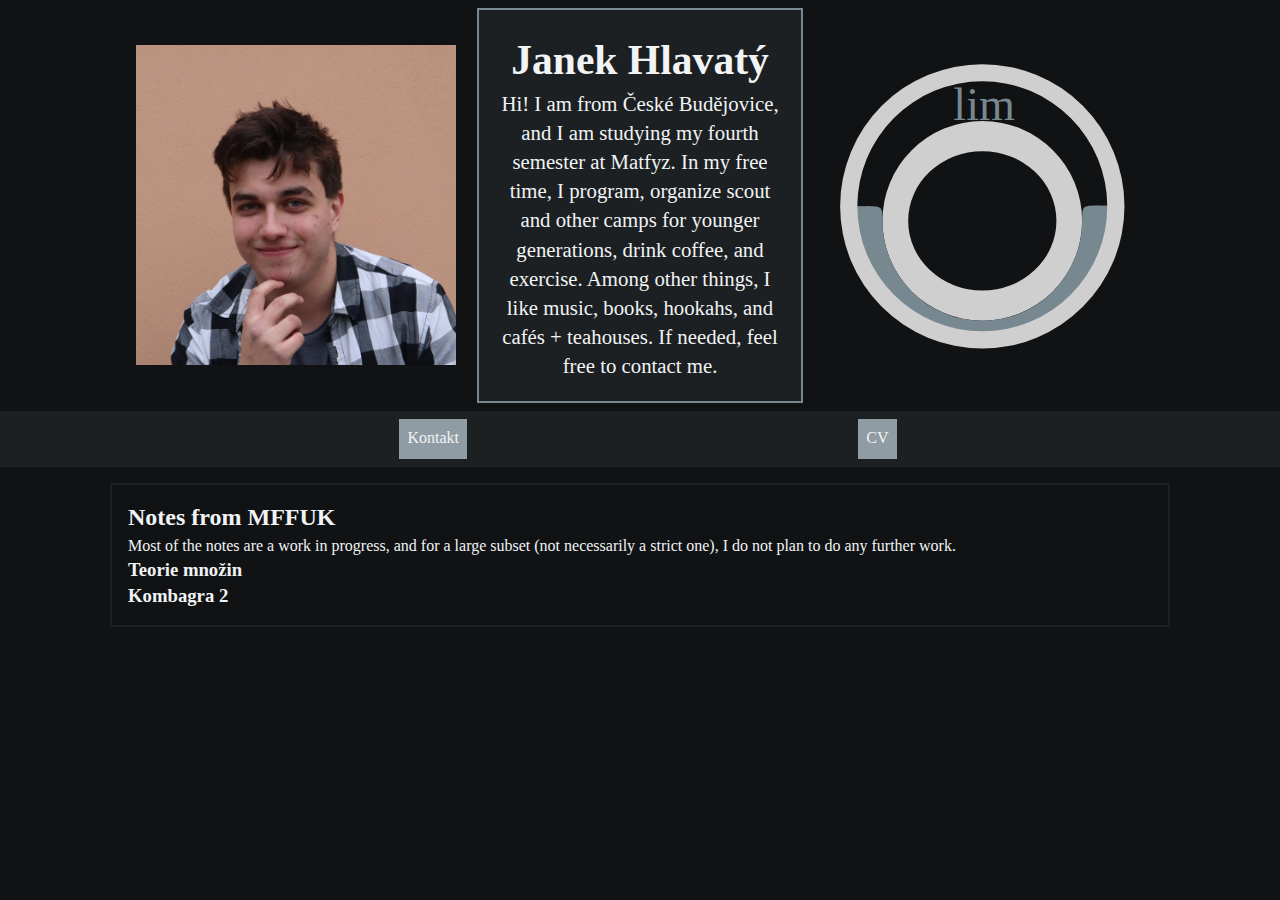
<file: index.html>
<!DOCTYPE html>
<html lang="en">
<head>
    <meta charset="UTF-8">
    <title>Ouolim | Homepage</title>
    <link rel="stylesheet" href="assets/global.css">
    <link rel="stylesheet" href="assets/header.css">
    <link rel="stylesheet" href="assets/navigation.css">
    <link rel="stylesheet" href="assets/content.css">

</head>

<body>
<header>
    <div class="header__container">
        <img src="static/pfp.JPG" alt="Já" class="header__image">
        <div class="header__about">
            <h1> Janek Hlavatý</h1>
            Hi!
            I am from České Budějovice, and I am studying my fourth semester at Matfyz.
            In my free time, I program, organize scout and other camps for younger generations, drink coffee, and exercise.
            Among other things, I like music, books, hookahs, and cafés + teahouses.
            If needed, feel free to contact me.
        </div>
        <img src="static/logo.svg" alt="Já" class="header__image">
    </div>
</header>

<nav>
    <ul class="nav__container">
        <li class="nav_item"><a href="content/contacts.html">Kontakt</a></li>
        <li class="nav_item"><a href="static/cv.pdf"><div id="CV">CV</div></a>
        </li>
    </ul>
</nav>

<article class="body__content">
    <section class="notes">
        <h2>Notes from MFFUK</h2>
        Most of the notes are a work in progress, and for a large subset (not necessarily a strict one), I do not plan to do any further work.    </section>
    <section>
		<h3><a href="content/temno.html">Teorie množin</a></h3>
		<h3><a href="content/kombagra2.html">Kombagra 2</a></h3>
    </section>
</article>


</body>
</html>
</file>
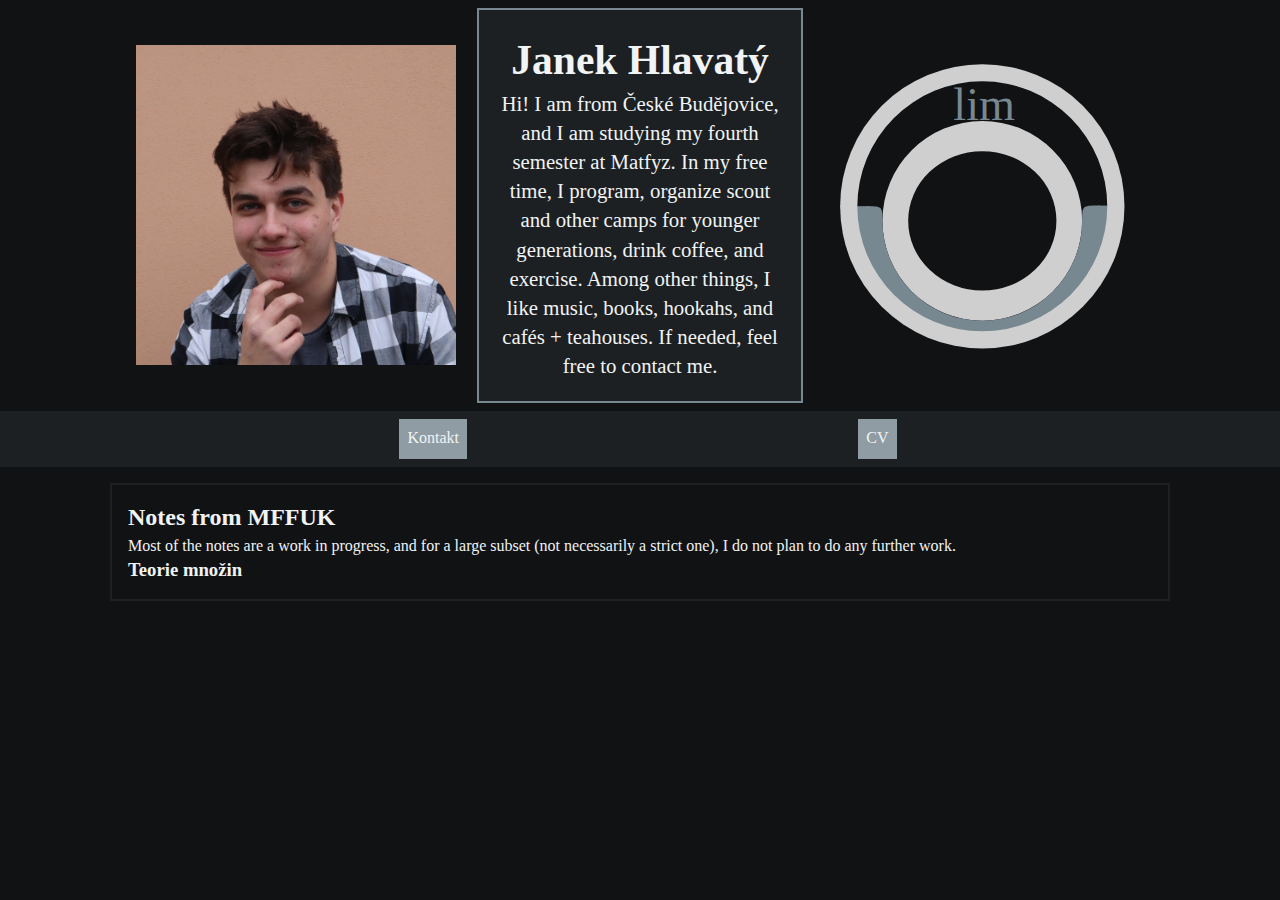
<file: content/index.html>
<!DOCTYPE html>
<html lang="en">
<head>
    <meta charset="UTF-8">
    <title>Ouolim | Homepage</title>
    <link rel="stylesheet" href="../assets/global.css">
    <link rel="stylesheet" href="../assets/header.css">
    <link rel="stylesheet" href="../assets/navigation.css">
    <link rel="stylesheet" href="../assets/content.css">

</head>

<body>
<header>
    <div class="header__container">
        <img src="../static/pfp.JPG" alt="Já" class="header__image">
        <div class="header__about">
            <h1> Janek Hlavatý</h1>
            Hi!
            I am from České Budějovice, and I am studying my fourth semester at Matfyz.
            In my free time, I program, organize scout and other camps for younger generations, drink coffee, and exercise.
            Among other things, I like music, books, hookahs, and cafés + teahouses.
            If needed, feel free to contact me.
        </div>
        <img src="../static/logo.svg" alt="Já" class="header__image">
    </div>
</header>

<nav>
    <ul class="nav__container">
        <li class="nav_item"><a href="contacts.html">Kontakt</a></li>
        <li class="nav_item"><a href="../static/cv.pdf"><div id="CV">CV</div></a>
        </li>
    </ul>
</nav>

<article class="body__content">
    <section class="notes">
        <h2>Notes from MFFUK</h2>
        Most of the notes are a work in progress, and for a large subset (not necessarily a strict one), I do not plan to do any further work.    </section>
    <section>
        <h3>Teorie množin</h3>
    </section>
</article>


</body>
</html>
</file>
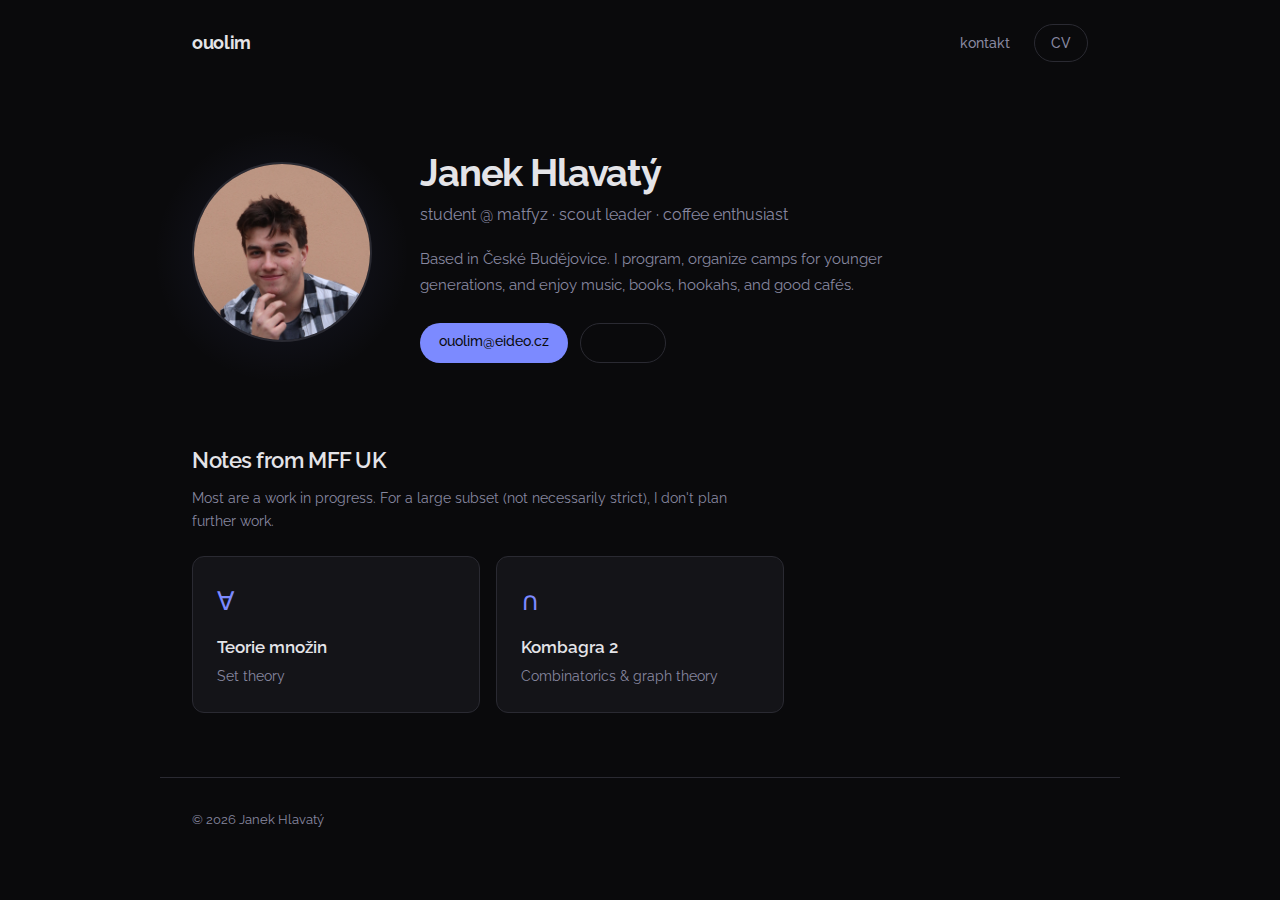
<file: src/index.html>
<!DOCTYPE html>
<html lang="en">
<head>
    <meta charset="UTF-8">
    <meta name="viewport" content="width=device-width, initial-scale=1.0">
    <title>Ouolim</title>
    <link rel="stylesheet" href="/assets/style.css">
</head>

<body>

<nav class="nav">
    <a href="/" class="nav__logo">ouolim</a>
    <div class="nav__links">
        <a href="/pages/contacts.html">kontakt</a>
        <a href="/static/cv.pdf" class="nav__btn">CV</a>
    </div>
</nav>

<main>
    <section class="hero">
        <div class="hero__visual">
            <div class="hero__glow"></div>
            <img src="/static/pfp.JPG" alt="Janek Hlavatý" class="hero__avatar">
        </div>
        <div class="hero__text">
            <h1>Janek Hlavatý</h1>
            <p class="hero__tagline">student @ matfyz · scout leader · coffee enthusiast</p>
            <p class="hero__bio">
                Based in České Budějovice. I program, organize camps for younger generations,
                and enjoy music, books, hookahs, and good cafés.
            </p>
            <div class="hero__links">
                <a href="mailto:ouolim@eideo.cz" class="pill">ouolim@eideo.cz</a>
                <a href="https://github.com/Ouolim" class="pill pill--ghost">GitHub</a>
            </div>
        </div>
    </section>

    <section class="notes">
        <h2 class="section__title">Notes from MFF UK</h2>
        <p class="section__desc">
            Most are a work in progress. For a large subset (not necessarily strict), I don't plan further work.
        </p>
        <div class="card-grid">
            <a href="/notes/temno.html" class="card">
                <span class="card__icon">&forall;</span>
                <h3>Teorie množin</h3>
                <p>Set theory</p>
            </a>
            <a href="/notes/kombagra2.html" class="card">
                <span class="card__icon">&cap;</span>
                <h3>Kombagra 2</h3>
                <p>Combinatorics &amp; graph theory</p>
            </a>
        </div>
    </section>
</main>

<footer>
    <p>&copy; 2026 Janek Hlavatý</p>
</footer>

</body>
</html>
</file>
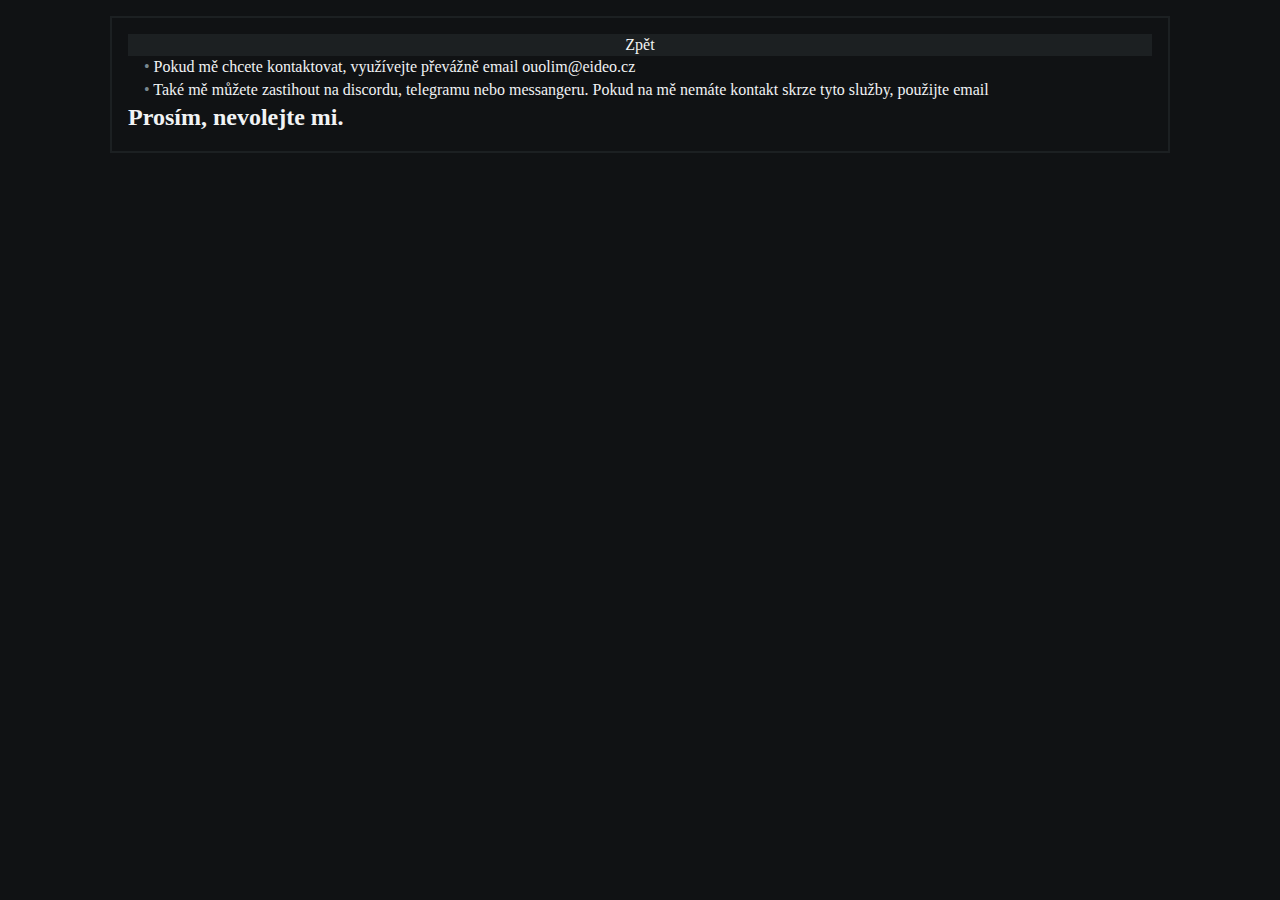
<file: content/contacts.html>
<!DOCTYPE html>
<html lang="en">
<head>
    <meta charset="UTF-8">
    <title>Kontakty</title>
    <link rel="stylesheet" href="../assets/global.css">
    <link rel="stylesheet" href="../assets/header.css">
    <link rel="stylesheet" href="../assets/navigation.css">
    <link rel="stylesheet" href="../assets/content.css">
</head>

<body>
    <div class="body__content">
        <nav class="nav__container">
            <a href="../index.html"> Zpět</a>
        </nav>
        <ul>
            <li>Pokud mě chcete kontaktovat, využívejte převážně email <a href="mailto:ouolim@eideo.cz">ouolim@eideo.cz</a>
            <li>Také mě můžete zastihout na discordu, telegramu nebo messangeru. Pokud na mě nemáte kontakt skrze tyto služby,
            použijte email</li>
        </ul>
        <h2>Prosím, nevolejte mi.</h2>
    </div>
</body>
</html>
</file>
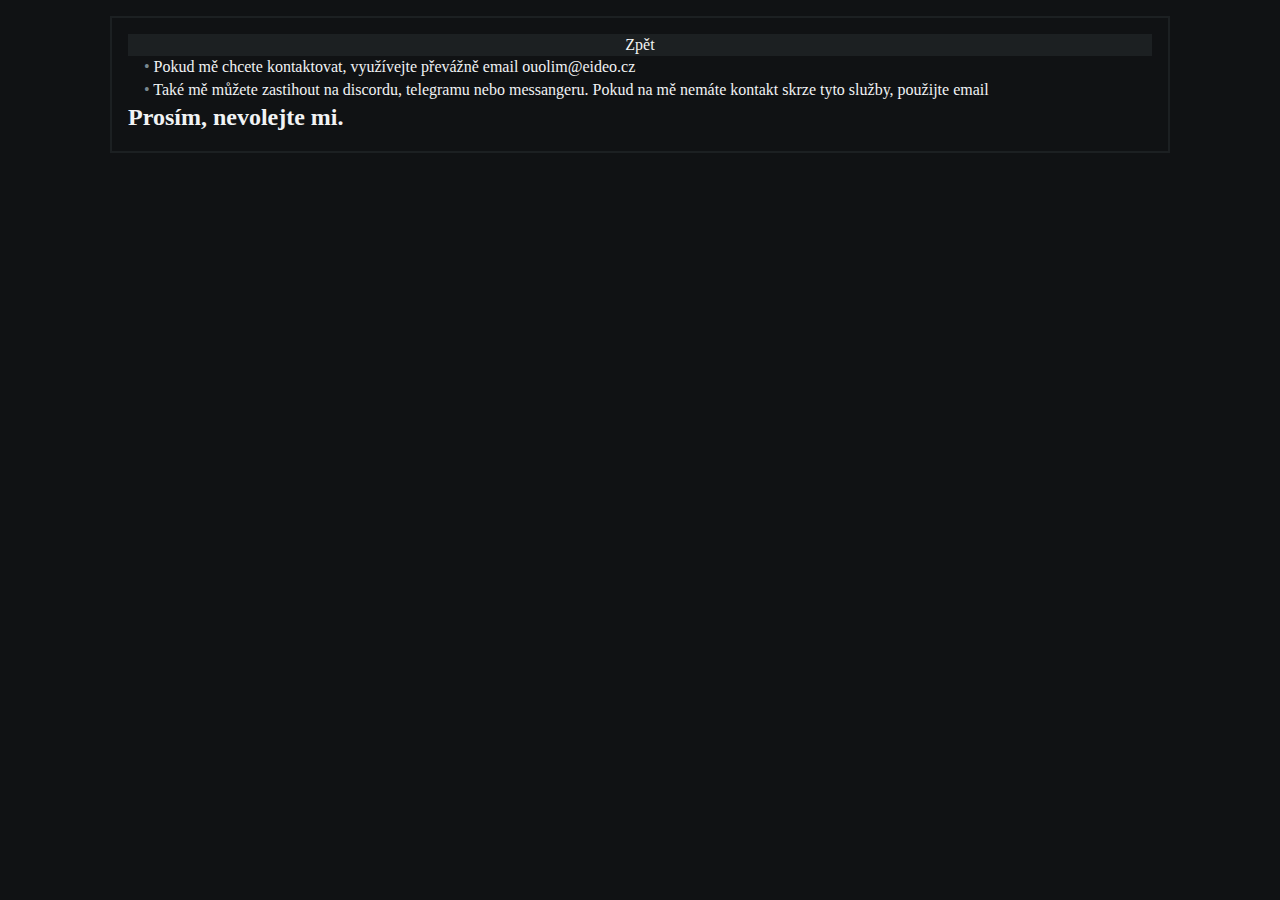
<file: docs/contacts.html>
<!DOCTYPE html>
<html lang="en">
<head>
    <meta charset="UTF-8">
    <title>Kontakty</title>
    <link rel="stylesheet" href="../assets/global.css">
    <link rel="stylesheet" href="../assets/header.css">
    <link rel="stylesheet" href="../assets/navigation.css">
    <link rel="stylesheet" href="../assets/content.css">
</head>

<body>
    <div class="body__content">
        <nav class="nav__container">
            <a href="index.html"> Zpět</a>
        </nav>
        <ul>
            <li>Pokud mě chcete kontaktovat, využívejte převážně email <a href="mailto:ouolim@eideo.cz">ouolim@eideo.cz</a>
            <li>Také mě můžete zastihout na discordu, telegramu nebo messangeru. Pokud na mě nemáte kontakt skrze tyto služby,
            použijte email</li>
        </ul>
        <h2>Prosím, nevolejte mi.</h2>
    </div>
</body>
</html>
</file>
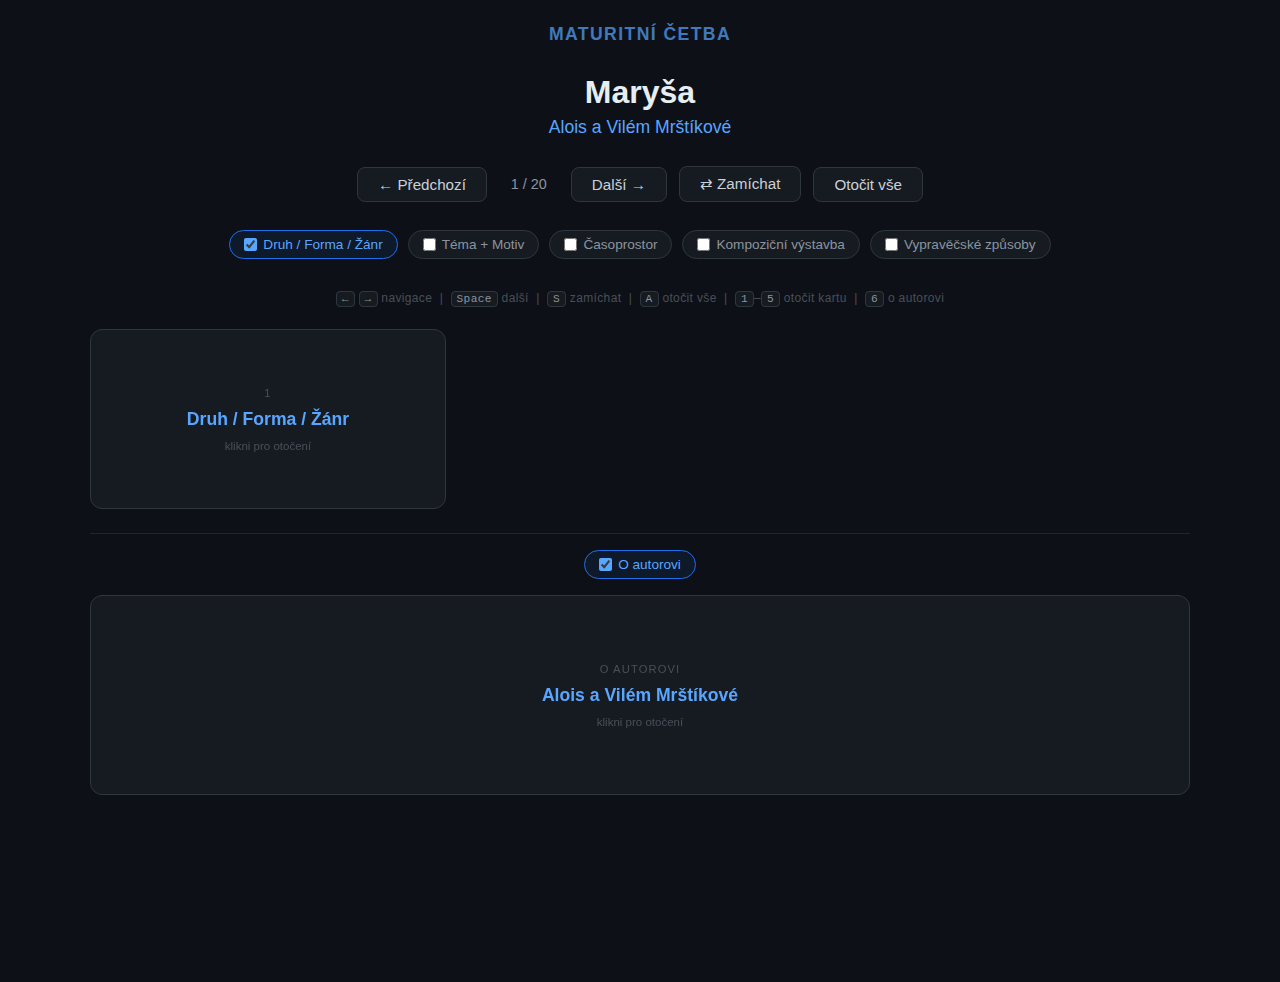
<file: static/natka.html>
<!DOCTYPE html>
<html lang="cs">
<head>
<meta charset="UTF-8">
<meta name="viewport" content="width=device-width, initial-scale=1.0">
<title>Maturitní četba – Procvičování</title>
<style>
  *, *::before, *::after { box-sizing: border-box; margin: 0; padding: 0; }

  body {
    background: #0d1117;
    color: #c9d1d9;
    font-family: -apple-system, BlinkMacSystemFont, 'Segoe UI', sans-serif;
    min-height: 100vh;
    padding: 24px 16px 48px;
  }

  h1 {
    text-align: center;
    font-size: 1.1rem;
    color: #58a6ff;
    letter-spacing: 0.08em;
    text-transform: uppercase;
    margin-bottom: 28px;
    opacity: 0.7;
  }

  /* Book header */
  #book-header {
    text-align: center;
    margin-bottom: 28px;
  }
  #book-title {
    font-size: 2rem;
    font-weight: 700;
    color: #e6edf3;
    line-height: 1.2;
  }
  #book-author {
    font-size: 1.1rem;
    color: #58a6ff;
    margin-top: 6px;
  }

  /* Controls */
  #controls {
    display: flex;
    align-items: center;
    justify-content: center;
    gap: 12px;
    margin-bottom: 28px;
    flex-wrap: wrap;
  }

  button {
    background: #161b22;
    border: 1px solid #30363d;
    color: #c9d1d9;
    border-radius: 8px;
    padding: 8px 20px;
    font-size: 0.95rem;
    cursor: pointer;
    transition: background 0.15s, border-color 0.15s;
  }
  button:hover { background: #1f2730; border-color: #58a6ff; color: #58a6ff; }
  button:active { background: #1f6feb22; }

  #progress {
    font-size: 0.9rem;
    color: #8b949e;
    min-width: 60px;
    text-align: center;
  }

  /* Column selectors */
  #selectors {
    display: flex;
    flex-wrap: wrap;
    gap: 10px;
    justify-content: center;
    margin-bottom: 32px;
  }

  .sel-label {
    display: flex;
    align-items: center;
    gap: 6px;
    background: #161b22;
    border: 1px solid #30363d;
    border-radius: 20px;
    padding: 6px 14px;
    cursor: pointer;
    font-size: 0.85rem;
    color: #8b949e;
    transition: border-color 0.15s, color 0.15s;
    user-select: none;
  }
  .sel-label:hover { border-color: #58a6ff; color: #c9d1d9; }
  .sel-label input { accent-color: #58a6ff; }
  .sel-label.active { border-color: #1f6feb; color: #58a6ff; background: #1f6feb18; }

  /* Keyboard hint */
  #kb-hint {
    text-align: center;
    font-size: 0.75rem;
    color: #484f58;
    margin-bottom: 24px;
    letter-spacing: 0.03em;
  }
  #kb-hint kbd {
    background: #161b22;
    border: 1px solid #30363d;
    border-radius: 4px;
    padding: 1px 5px;
    font-size: 0.7rem;
    color: #8b949e;
  }

  /* Cards grid */
  #cards-grid {
    display: grid;
    grid-template-columns: repeat(auto-fill, minmax(280px, 1fr));
    gap: 16px;
    max-width: 1100px;
    margin: 0 auto;
  }

  /* Flashcard */
  .card-wrap {
    perspective: 800px;
    height: 180px;
    cursor: pointer;
  }
  .card-inner {
    position: relative;
    width: 100%;
    height: 100%;
    transform-style: preserve-3d;
    transition: transform 0.45s cubic-bezier(0.4,0,0.2,1);
  }
  .card-wrap.flipped .card-inner { transform: rotateY(180deg); }

  .card-face {
    position: absolute;
    inset: 0;
    border-radius: 12px;
    backface-visibility: hidden;
    -webkit-backface-visibility: hidden;
    display: flex;
    flex-direction: column;
    align-items: center;
    justify-content: center;
    padding: 20px;
    text-align: center;
  }

  .card-front {
    background: #161b22;
    border: 1px solid #30363d;
  }
  .card-front:hover { border-color: #1f6feb; }
  .card-num {
    font-size: 0.7rem;
    color: #484f58;
    margin-bottom: 10px;
    letter-spacing: 0.1em;
    text-transform: uppercase;
  }
  .card-field-name {
    font-size: 1.1rem;
    font-weight: 600;
    color: #58a6ff;
  }
  .card-hint {
    font-size: 0.72rem;
    color: #484f58;
    margin-top: 10px;
  }

  .card-back {
    background: #0f1923;
    border: 1px solid #1f6feb;
    transform: rotateY(180deg);
  }
  .card-back-content {
    font-size: 0.92rem;
    color: #e6edf3;
    line-height: 1.5;
  }

  /* Author card – full width, taller */
  #author-section {
    max-width: 1100px;
    margin: 16px auto 0;
  }
  .author-card-wrap {
    perspective: 1200px;
    height: auto;
    min-height: 200px;
    cursor: pointer;
  }
  .author-card-inner {
    position: relative;
    width: 100%;
    min-height: 200px;
    transform-style: preserve-3d;
    transition: transform 0.45s cubic-bezier(0.4,0,0.2,1);
  }
  .author-card-wrap.flipped .author-card-inner { transform: rotateY(180deg); }

  .author-face {
    border-radius: 12px;
    backface-visibility: hidden;
    -webkit-backface-visibility: hidden;
    padding: 28px 32px;
  }
  .author-front {
    background: #161b22;
    border: 1px solid #30363d;
    display: flex;
    flex-direction: column;
    align-items: center;
    justify-content: center;
    text-align: center;
    min-height: 200px;
  }
  .author-front:hover { border-color: #1f6feb; }
  .author-back {
    background: #0f1923;
    border: 1px solid #1f6feb;
    transform: rotateY(180deg);
  }
  .author-back-grid {
    display: grid;
    grid-template-columns: repeat(auto-fill, minmax(220px, 1fr));
    gap: 16px;
  }
  .author-back-item strong {
    display: block;
    font-size: 0.72rem;
    text-transform: uppercase;
    letter-spacing: 0.08em;
    color: #58a6ff;
    margin-bottom: 4px;
  }
  .author-back-item span {
    font-size: 0.9rem;
    color: #e6edf3;
    line-height: 1.5;
  }
  #author-label {
    margin-bottom: 12px;
    display: flex;
    justify-content: center;
  }
  #author-divider {
    border: none;
    border-top: 1px solid #21262d;
    margin: 24px auto 16px;
    max-width: 1100px;
  }
</style>
</head>
<body>

<h1>Maturitní četba</h1>

<div id="book-header">
  <div id="book-title"></div>
  <div id="book-author"></div>
</div>

<div id="controls">
  <button id="btn-prev">← Předchozí</button>
  <span id="progress"></span>
  <button id="btn-next">Další →</button>
  <button id="btn-shuffle">⇄ Zamíchat</button>
  <button id="btn-flip-all">Otočit vše</button>
</div>

<div id="selectors"></div>

<div id="kb-hint">
  <kbd>←</kbd> <kbd>→</kbd> navigace &nbsp;|&nbsp;
  <kbd>Space</kbd> další &nbsp;|&nbsp;
  <kbd>S</kbd> zamíchat &nbsp;|&nbsp;
  <kbd>A</kbd> otočit vše &nbsp;|&nbsp;
  <kbd>1</kbd>–<kbd>5</kbd> otočit kartu &nbsp;|&nbsp; <kbd>6</kbd> o autorovi
</div>

<div id="cards-grid"></div>

<hr id="author-divider">
<div id="author-label">
  <label class="sel-label" id="author-toggle-label">
    <input type="checkbox" id="cb-autor" checked> O autorovi
  </label>
</div>
<div id="author-section"></div>

<script>
const BOOKS = [
  {
    title: "Maryša",
    author: "Alois a Vilém Mrštíkové",
    druh: "Drama",
    forma: "Drama",
    zanr: "Tragédie",
    tema: "Ukázka poměrů na venkově, střet milostného citu s penězi a předsudky; svatba, neštěstí, láska",
    casoprostor: "Konec 19. století, konkrétně rok 1886, moravská vesnice",
    kompozice: "5 dějství, chronologický děj",
    promluvy: "Dialogy, monology; přímá řeč"
  },
  {
    title: "Bílá nemoc",
    author: "Karel Čapek",
    druh: "Drama",
    forma: "Drama",
    zanr: "Tragédie",
    tema: "Varování před válkou a její nesmyslností; nemoc, lék, strach, moc",
    casoprostor: "Smyšlená země připomínající Německo, v čase před vypuknutím ozbrojeného konfliktu",
    kompozice: "Chronologický děj, předmluva a 3 akty odehrávající se na 14 obrazech",
    promluvy: "Dialogy, monology; přímá řeč"
  },
  {
    title: "R.U.R.",
    author: "Karel Čapek",
    druh: "Drama",
    forma: "Drama",
    zanr: "Tragédie",
    tema: "Zkáza lidstva způsobená příliš vyspělou technikou; vynálezy, moc, stvoření, varování",
    casoprostor: "Rossumův ostrov (továrna na roboty), mezi předehrou a prvním dějstvím uplyne 10 let",
    kompozice: "Chronologický děj, předehra a 3 dějství",
    promluvy: "Dialogy, monology; přímá řeč"
  },
  {
    title: "Král Oidipus",
    author: "Sofokles",
    druh: "Drama",
    forma: "Drama",
    zanr: "Tragédie",
    tema: "Nevyhnutelnost osudu, proroctví a hledání pravdy o vlastním životě; slepota, sebevražda, incest, věštba",
    casoprostor: "Starověké Řecko, před palácem v Thébach",
    kompozice: "Chronologická, v dialozích se retrospektivně odkrývá minulost",
    promluvy: "Dialogy, monology, úvahy; přímá řeč"
  },
  {
    title: "Romeo a Julie",
    author: "William Shakespeare",
    druh: "Drama",
    forma: "Drama",
    zanr: "Tragédie",
    tema: "Nešťastná láska dvou milenců pocházejících ze znepřátelených rodů; svár, smrt, nenávist, spory",
    casoprostor: "Italské město Verona, 16. století",
    kompozice: "Chronologická, 5 dějství",
    promluvy: "Dialogy, monology; přímá řeč, řečnické otázky"
  },
  {
    title: "Lakomec",
    author: "Molière",
    druh: "Drama",
    forma: "Drama",
    zanr: "Komedie",
    tema: "Lidská chamtivost a lakota, která deformuje charakter člověka; peníze, touha po majetku, láska, krádež",
    casoprostor: "Paříž roku 1670, v domě Harpagonově",
    kompozice: "5 dějství, chronologický děj",
    promluvy: "Dialogy, monology, řečnické otázky; přímá řeč"
  },
  {
    title: "Revizor",
    author: "Nikolaj Vasiljevič Gogol",
    druh: "Drama",
    forma: "Drama",
    zanr: "Komedie",
    tema: "Kritika tehdejší ruské společnosti, zkaženost byrokracie; lež, pomluva, hloupost, strach z kontroly",
    casoprostor: "Malé ruské městečko, během 24 hodin, 30. léta 19. století",
    kompozice: "5 dějství, chronologický děj",
    promluvy: "Dialogy, monology; přímá řeč"
  },
  {
    title: "Strakonický dudák",
    author: "Josef Kajetán Tyl",
    druh: "Drama",
    forma: "Drama",
    zanr: "Pohádková hra",
    tema: "Boj lásky s lidskou chamtivostí a svobodou; vlast, přátelství, hudba",
    casoprostor: "19. století, jihočeská krajina – Strakonice a okolí",
    kompozice: "Chronologická, 3 jednání a celkem 44 výstupů",
    promluvy: "Dialogy, monology; přímá řeč"
  },
  {
    title: "Malý princ",
    author: "Antoine de Saint-Exupéry",
    druh: "Epika",
    forma: "Próza, ich-forma a er-forma",
    zanr: "Pohádka (filosofická)",
    tema: "Střet dětského světa se světem dospělých; liška, přátelství, láska, zodpovědnost",
    casoprostor: "Přibližně 20. století, Sahara a 7 různých planet",
    kompozice: "Úvod a závěr chronologicky, střední část retrospektivní; 27 kapitol",
    promluvy: "Dialogy, monology; přímá řeč, nepřímá řeč, polopřímá řeč"
  },
  {
    title: "Petr a Lucie",
    author: "Romain Rolland",
    druh: "Epika",
    forma: "Próza, er-forma (vševědoucí vypravěč)",
    zanr: "Protiválečná novela",
    tema: "Příběh tragické lásky dvou mladých lidí za 1. světové války; láska, válka, Paříž, smrt, kontrast",
    casoprostor: "Od 20. ledna do 29. března 1918, Paříž (1. světová válka)",
    kompozice: "Chronologická, 15 kapitol",
    promluvy: "Dialogy, monology; přímá řeč, nepřímá řeč, polopřímá řeč"
  },
  {
    title: "Farma zvířat",
    author: "George Orwell",
    druh: "Epika",
    forma: "Próza, er-forma (vševědoucí vypravěč)",
    zanr: "Antiutopický (alegorický) román",
    tema: "Kritika totalitních režimů; revoluce, nadvláda, lži, manipulace, totalita",
    casoprostor: "Anglická farma, cca 30.–50. léta 20. století (čas neurčen přesně)",
    kompozice: "Chronologický děj, 10 kapitol",
    promluvy: "Dialogy, monology; přímá řeč, nepřímá řeč"
  },
  {
    title: "1984",
    author: "George Orwell",
    druh: "Epika",
    forma: "Próza, er-forma (vševědoucí vypravěč)",
    zanr: "Antiutopický román",
    tema: "Manipulace a absolutní kontrola nad lidským myšlením, varování před totalitním režimem; dohled, lži, revoluce",
    casoprostor: "Londýn, hlavní město provincie Oceánie, rok 1984 (alternativní budoucnost)",
    kompozice: "Chronologický děj s retrospektivními vzpomínkami, 3 hlavní části",
    promluvy: "Dialogy, monology; přímá řeč, polopřímá řeč"
  },
  {
    title: "Deník Anny Frankové",
    author: "Anna Franková",
    druh: "Epika",
    forma: "Próza, ich-forma (vypráví Anna)",
    zanr: "Autobiografický deník",
    tema: "Život a pocity dospívající dívky skrývající se před nacisty za 2. světové války; emigrace, přátelství, láska, strach",
    casoprostor: "Amsterdam, zadní trakt domu, 1942–1944",
    kompozice: "Chronologická, text tvoří dopisy (Kitty jako imaginární kamarádka)",
    promluvy: "Dialogy, monology; přímá řeč"
  },
  {
    title: "Krysař",
    author: "Viktor Dyk",
    druh: "Epika",
    forma: "Próza, er-forma (vševědoucí vypravěč)",
    zanr: "Novela",
    tema: "Příběh krysaře čistícího město od krys; píšťala, smrt, nešťastná láska, propast",
    casoprostor: "Německé město Hameln a hora Koppel, středověk (13. století)",
    kompozice: "Chronologický děj, 26 krátkých kapitol",
    promluvy: "Dialogy, monology; přímá řeč, nepřímá řeč"
  },
  {
    title: "Ostře sledované vlaky",
    author: "Bohumil Hrabal",
    druh: "Epika",
    forma: "Próza, ich-forma (vypráví Miloš Hrma)",
    zanr: "Novela",
    tema: "Život na malé železniční stanici a problémy s dospíváním na pozadí 2. světové války; dospívání, hrdost, odboj",
    casoprostor: "Malá železniční stanice v protektorátu Čechy a Morava, začátek roku 1945",
    kompozice: "Chronologický děj s občasnými retrospektivními vzpomínkami",
    promluvy: "Dialogy, monology; přímá řeč"
  },
  {
    title: "Kuře melancholik",
    author: "Josef Stejskal",
    druh: "Epika",
    forma: "Próza, er-forma (vševědoucí vypravěč)",
    zanr: "Novela",
    tema: "Tragický osud malého dítěte a kuřete; člověk a zvíře, smrt, utrpení, nenávist",
    casoprostor: "Konec 19. století, venkovský statek v Čechách, několik týdnů",
    kompozice: "Chronologický děj",
    promluvy: "Dialogy, monology; přímá řeč, nepřímá řeč"
  },
  {
    title: "Proměna",
    author: "Franz Kafka",
    druh: "Epika",
    forma: "Próza, er-forma (vševědoucí vypravěč)",
    zanr: "Novela",
    tema: "Proměna člověka v hmyz a reakce jeho rodiny; odcizení, úzkost, práce, strach, vina",
    casoprostor: "Byt rodiny Samsových na počátku 20. století",
    kompozice: "Chronologický děj s retrospektivními vzpomínkami, 3 kapitoly",
    promluvy: "Dialogy, monology; přímá řeč, nepřímá řeč"
  },
  {
    title: "Máj",
    author: "Karel Hynek Mácha",
    druh: "Lyricko-epický",
    forma: "Poezie, er-forma a ich-forma v závěru",
    zanr: "Lyricko-epická báseň",
    tema: "Tragédie mladé lásky, propojená s májovou přírodní lyrikou a úvahou o smyslu života a smrti; smrt, osud, věčnost, příroda",
    casoprostor: "Okolí hradu Bezděz, Máchovo jezero, měsíc máj, neurčená doba",
    kompozice: "4 zpěvy, 2 intermezza; nejčastěji obkročný rým (ABBA)",
    promluvy: "Monolog, přímá řeč"
  },
  {
    title: "Král Lávra",
    author: "Karel Havlíček Borovský",
    druh: "Lyricko-epický",
    forma: "Poezie",
    zanr: "Satirická básnická skladba",
    tema: "Snaha utajit nedostatky, kritika hlouposti a tyranství; strach, tajemství, mateřská láska",
    casoprostor: "Irsko, neurčitý čas",
    kompozice: "Chronologický děj",
    promluvy: "Monolog; přímá řeč"
  },
  {
    title: "Těžká hodina",
    author: "Jiří Wolker",
    druh: "Lyricko-epický",
    forma: "Poezie",
    zanr: "Básnická sbírka",
    tema: "Důsledky války a nezbytnost revoluční změny; srdce, ruce, město, továrna, krev",
    casoprostor: "Neurčeno, sociální prostředí počátku 20. století",
    kompozice: "22 básní (z toho 3 sociální balady); střídavý rým (ABAB) a sdružený rým (AABB)",
    promluvy: "Dialogy, monology; přímá řeč"
  }
];

const AUTHORS = {
  "Sofokles": {
    obdobi: "5. století př. n. l.",
    zakladniInfo: "Nejvýznamnější starořecký dramatik, zavedl na scénu třetího herce (umožnil složitější dějové zápletky)",
    smer: "Antika",
    dalsiAutori: "Ezop – O chytré lišce (bajka); Ovidius – Proměny (báseň); Homér – Iliáda (hrdinský epos)"
  },
  "William Shakespeare": {
    obdobi: "Přelom 16. a 17. století",
    zakladniInfo: "Anglický dramatik a básník, psal tragédie (Hamlet, Romeo a Julie) ale i komedie",
    smer: "Představitel renesance a humanismu",
    dalsiAutori: "Dante Alighieri – Božská komedie; Giovanni Boccaccio – Dekameron; François Villon – Závěť a Odkaz"
  },
  "Molière": {
    obdobi: "17. století",
    zakladniInfo: "Francouzský dramatik, považován za největšího mistra komedie v evropských dějinách, díla často kritizují lidské negativní vlastnosti (pokrytectví, lakomství...)",
    smer: "Klasicismus",
    dalsiAutori: "Pierre Corneille – Cid (drama); Johann Wolfgang von Goethe – Utrpení mladého Werthera (román); Carlo Goldoni – Sluha dvou panů (drama)"
  },
  "Karel Hynek Mácha": {
    obdobi: "19. století",
    zakladniInfo: "Český básník a prozaik, zakladatel moderní české poezie",
    smer: "Nejvýznamnější představitel českého romantismu",
    dalsiAutori: "Karel Jaromír Erben – Kytice; Josef Kajetán Tyl – Strakonický dudák; Victor Hugo – Chrám Matky boží v Paříži"
  },
  "Josef Kajetán Tyl": {
    obdobi: "19. století (klíčová osobnost 3. fáze národního obrození)",
    zakladniInfo: "Český dramatik a novinář, klíčová osobnost 3. fáze",
    smer: "Romantismus",
    dalsiAutori: "Karel Hynek Mácha – lyricko-epická skladba Máj"
  },
  "Nikolaj Vasiljevič Gogol": {
    obdobi: "19. století",
    zakladniInfo: "Ruský prozaik a dramatik ukrajinského původu, zakladatel kritického realismu v ruské literatuře",
    smer: "Realismus",
    dalsiAutori: "Fjodor Michajlovič Dostojevskij – Zločin a trest (román); Lev Nikolajevič Tolstoj – Anna Karenina (román); Anton Pavlovič Čechov – Višňový sad (drama)"
  },
  "Karel Havlíček Borovský": {
    obdobi: "19. století",
    zakladniInfo: "Český novinář a básník, zakladatel české žurnalistiky a satiry, využívá epigramy (satirické čtyřverší)",
    smer: "Představitel realismu",
    dalsiAutori: "Božena Němcová – Babička; Karel Jaromír Erben – Kytice; Josef Kajetán Tyl – Strakonický dudák"
  },
  "Alois a Vilém Mrštíkové": {
    obdobi: "Konec 19. století",
    zakladniInfo: "Čeští spisovatelé a dramatici, Vilém psal hlavně prózy a Alois povídky",
    smer: "Klíčoví představitelé kritického realismu s prvky naturalismu",
    dalsiAutori: "Alois Jirásek – Staré pověsti české; Božena Němcová – Babička; Émile Zola – Zabiják"
  },
  "Josef Stejskal": {
    obdobi: "Přelom 19. a 20. století",
    zakladniInfo: "Nejvýznamnější český představitel naturalismu",
    smer: "Naturalismus",
    dalsiAutori: "Émile Zola – Zabiják; Vilém Mrštík – Maryša (spolu s Aloisem) nebo román Santa Lucia; Alois Jirásek – Psohlavci, F. L. Věk"
  },
  "Franz Kafka": {
    obdobi: "Přelom 19. a 20. století",
    zakladniInfo: "Významný český, ale německy píšící spisovatel, proslul díky dílům zachycujícím odcizení a absurditu moderní doby (Proměna, Proces)",
    smer: "Existencialismus",
    dalsiAutori: "Max Brod – Hlídka; Franz Werfel – Čtyřicet dnů; James Joyce – Odysseus"
  },
  "Romain Rolland": {
    obdobi: "1. polovina 20. století",
    zakladniInfo: "Francouzský prozaik a dramatik, nositel Nobelovy ceny za literaturu (1915), bojoval za mír a byl odpůrcem fašismu",
    smer: "Kritický realismus",
    dalsiAutori: "Ernest Hemingway – Stařec a moře (novela); Erich Maria Remarque – Na západní frontě klid (protiválečná novela); Antoine de Saint-Exupéry – Malý princ (pohádka)"
  },
  "Antoine de Saint-Exupéry": {
    obdobi: "1. polovina 20. století",
    zakladniInfo: "Francouzský spisovatel a letec, zemřel při průzkumném letu během 2. světové války",
    smer: "Realismus",
    dalsiAutori: "Romain Rolland – Petr a Lucie (protiválečná novela); Ernest Hemingway – Stařec a moře (novela)"
  },
  "George Orwell": {
    obdobi: "1. polovina 20. století",
    zakladniInfo: "Britský (narodil se v Indii) novinář a esejista, bojoval jako dobrovolník ve španělské občanské válce",
    smer: "Klíčový představitel antiutopické (dystopické) prózy",
    dalsiAutori: "Karel Čapek – Válka s mloky (dystopický román); Ray Bradbury – 451 stupňů Fahrenheita (dystopický román); Margaret Atwoodová – Příběh služebnice (dystopický román)"
  },
  "Anna Franková": {
    obdobi: "1. polovina 20. století",
    zakladniInfo: "Německá židovská dívka, která po nástupu nacismu emigrovala s rodinou do Amsterdamu",
    smer: "Dílo se řadí do válečné literatury",
    dalsiAutori: "Erich Maria Remarque – Na západní frontě klid (protiválečná novela); William Styron – Sophiina volba (román); Petr Ginz – autor deníku z Terezína"
  },
  "Karel Čapek": {
    obdobi: "Přelom 19. a 20. století",
    zakladniInfo: "Významný český spisovatel a novinář, byl přítelem T. G. Masaryka, navrhován na Nobelovu cenu, měl bratra Josefa Čapka",
    smer: "Představitel demokratického proudu v české meziválečné literatuře",
    dalsiAutori: "Josef Čapek – Stín kapradiny (novela); Karel Poláček – Bylo nás pět (román); Eduard Bass – Cirkus Humberto (román)"
  },
  "Viktor Dyk": {
    obdobi: "Přelom 19. a 20. století",
    zakladniInfo: "Významný český básník a prozaik, vystudoval práva, byl senátorem",
    smer: "Anarchističtí buřiči",
    dalsiAutori: "Fráňa Šrámek – Stříbrný vítr (román); František Gellner – Po nás ať přijde potopa (sbírka); Petr Bezruč – Slezské písně"
  },
  "Jiří Wolker": {
    obdobi: "1. polovina 20. století",
    zakladniInfo: "Před smrtí si napsal vlastní epitaf (nápis na náhrobku)",
    smer: "Básník skupiny Devětsil, proletářská poezie",
    dalsiAutori: "Jaroslav Seifert – Maminka (sbírka básní); Vítězslav Nezval – Edison (sbírka básní); Konstantin Biebl – Plancius (cestopisná próza)"
  },
  "Bohumil Hrabal": {
    obdobi: "20. století",
    zakladniInfo: "Za 2. světové války pracoval jako železniční dělník, po roce 1970 měl zakázáno oficiálně publikovat a jeho knihy vycházely v exilu, tvořil literární pojem 'pábitel'",
    smer: "Existencialismus",
    dalsiAutori: "Ladislav Fuks – Spalovač mrtvol; Milan Kundera – Žert; Ota Pavel – Jak jsem potkal ryby"
  }
};

const FIELDS = [
  { key: 'druzFormaZanr', label: 'Druh / Forma / Žánr', keys: ['druh','forma','zanr'], defaultOn: true },
  { key: 'tema',          label: 'Téma + Motiv',         keys: ['tema'],              defaultOn: false },
  { key: 'casoprostor',   label: 'Časoprostor',           keys: ['casoprostor'],       defaultOn: false },
  { key: 'kompozice',     label: 'Kompoziční výstavba',   keys: ['kompozice'],         defaultOn: false },
  { key: 'promluvy',      label: 'Vypravěčské způsoby',   keys: ['promluvy'],          defaultOn: false },
];

// State
let order = [...Array(BOOKS.length).keys()];
let currentIdx = 0;

function shuffle(arr) {
  for (let i = arr.length - 1; i > 0; i--) {
    const j = Math.floor(Math.random() * (i + 1));
    [arr[i], arr[j]] = [arr[j], arr[i]];
  }
}

function activeFields() {
  return FIELDS.filter(f => {
    const cb = document.getElementById('cb-' + f.key);
    return cb && cb.checked;
  });
}

function renderBook() {
  const book = BOOKS[order[currentIdx]];
  document.getElementById('book-title').textContent = book.title;
  document.getElementById('book-author').textContent = book.author;
  document.getElementById('progress').textContent = `${currentIdx + 1} / ${BOOKS.length}`;
  renderCards();
  renderAuthorCard();
}

function renderAuthorCard() {
  const section = document.getElementById('author-section');
  const cb = document.getElementById('cb-autor');
  const divider = document.getElementById('author-divider');
  const labelEl = document.getElementById('author-label');

  if (!cb.checked) {
    section.innerHTML = '';
    divider.style.display = 'none';
    labelEl.style.display = 'none';
    return;
  }
  divider.style.display = '';
  labelEl.style.display = '';

  const book = BOOKS[order[currentIdx]];
  const info = AUTHORS[book.author];

  if (!info) {
    section.innerHTML = '';
    return;
  }

  const fields = [
    { label: 'Období',            val: info.obdobi },
    { label: 'Základní info',     val: info.zakladniInfo },
    { label: 'Literární směr',    val: info.smer },
    { label: 'Další autoři',      val: info.dalsiAutori },
  ];

  const itemsHtml = fields.map(f => `
    <div class="author-back-item">
      <strong>${f.label}</strong>
      <span>${f.val}</span>
    </div>`).join('');

  section.innerHTML = `
    <div class="author-card-wrap" id="author-card">
      <div class="author-card-inner">
        <div class="author-face author-front">
          <div class="card-num">O autorovi</div>
          <div class="card-field-name">${book.author}</div>
          <div class="card-hint">klikni pro otočení</div>
        </div>
        <div class="author-face author-back">
          <div class="author-back-grid">${itemsHtml}</div>
        </div>
      </div>
    </div>`;

  document.getElementById('author-card').addEventListener('click', function() {
    this.classList.toggle('flipped');
  });
}

function renderCards() {
  const grid = document.getElementById('cards-grid');
  grid.innerHTML = '';
  const fields = activeFields();
  fields.forEach((field, i) => {
    const book = BOOKS[order[currentIdx]];
    const answer = field.keys.map(k => {
      const labels = { druh: 'Druh', forma: 'Forma', zanr: 'Žánr' };
      if (field.keys.length > 1) return `<strong>${labels[k] || k}:</strong> ${book[k]}`;
      return book[k];
    }).join('<br>');

    const wrap = document.createElement('div');
    wrap.className = 'card-wrap';
    wrap.dataset.index = i;
    wrap.innerHTML = `
      <div class="card-inner">
        <div class="card-face card-front">
          <div class="card-num">${i + 1}</div>
          <div class="card-field-name">${field.label}</div>
          <div class="card-hint">klikni pro otočení</div>
        </div>
        <div class="card-face card-back">
          <div class="card-back-content">${answer}</div>
        </div>
      </div>`;
    wrap.addEventListener('click', () => wrap.classList.toggle('flipped'));
    grid.appendChild(wrap);
  });
}

function buildSelectors() {
  const container = document.getElementById('selectors');
  FIELDS.forEach(f => {
    const label = document.createElement('label');
    label.className = 'sel-label' + (f.defaultOn ? ' active' : '');
    label.innerHTML = `<input type="checkbox" id="cb-${f.key}" ${f.defaultOn ? 'checked' : ''}> ${f.label}`;
    const cb = label.querySelector('input');
    cb.addEventListener('change', () => {
      label.classList.toggle('active', cb.checked);
      renderCards();
    });
    container.appendChild(label);
  });
}

function flipAll() {
  const cards = [...document.querySelectorAll('.card-wrap, .author-card-wrap')];
  const anyUnflipped = cards.some(c => !c.classList.contains('flipped'));
  cards.forEach(c => c.classList.toggle('flipped', anyUnflipped));
}

function go(delta) {
  currentIdx = (currentIdx + delta + BOOKS.length) % BOOKS.length;
  renderBook();
}

// Init
buildSelectors();
renderBook();

// Author card toggle
const authorCb = document.getElementById('cb-autor');
const authorToggleLabel = document.getElementById('author-toggle-label');
authorToggleLabel.classList.add('active');
authorCb.addEventListener('change', () => {
  authorToggleLabel.classList.toggle('active', authorCb.checked);
  renderAuthorCard();
});

document.getElementById('btn-prev').addEventListener('click', () => go(-1));
document.getElementById('btn-next').addEventListener('click', () => go(1));
document.getElementById('btn-shuffle').addEventListener('click', () => {
  shuffle(order);
  currentIdx = 0;
  renderBook();
});
document.getElementById('btn-flip-all').addEventListener('click', flipAll);

document.addEventListener('keydown', e => {
  if (e.target.tagName === 'INPUT') return;
  if (e.key === 'ArrowRight' || e.key === ' ') { e.preventDefault(); go(1); }
  else if (e.key === 'ArrowLeft') go(-1);
  else if (e.key === 's' || e.key === 'S') {
    shuffle(order); currentIdx = 0; renderBook();
  }
  else if (e.key === 'a' || e.key === 'A') flipAll();
  else if (e.key >= '1' && e.key <= '5') {
    const idx = parseInt(e.key) - 1;
    const cards = document.querySelectorAll('.card-wrap');
    if (cards[idx]) cards[idx].classList.toggle('flipped');
  }
  else if (e.key === '6') {
    const ac = document.getElementById('author-card');
    if (ac) ac.classList.toggle('flipped');
  }
});
</script>
</body>
</html>
</file>
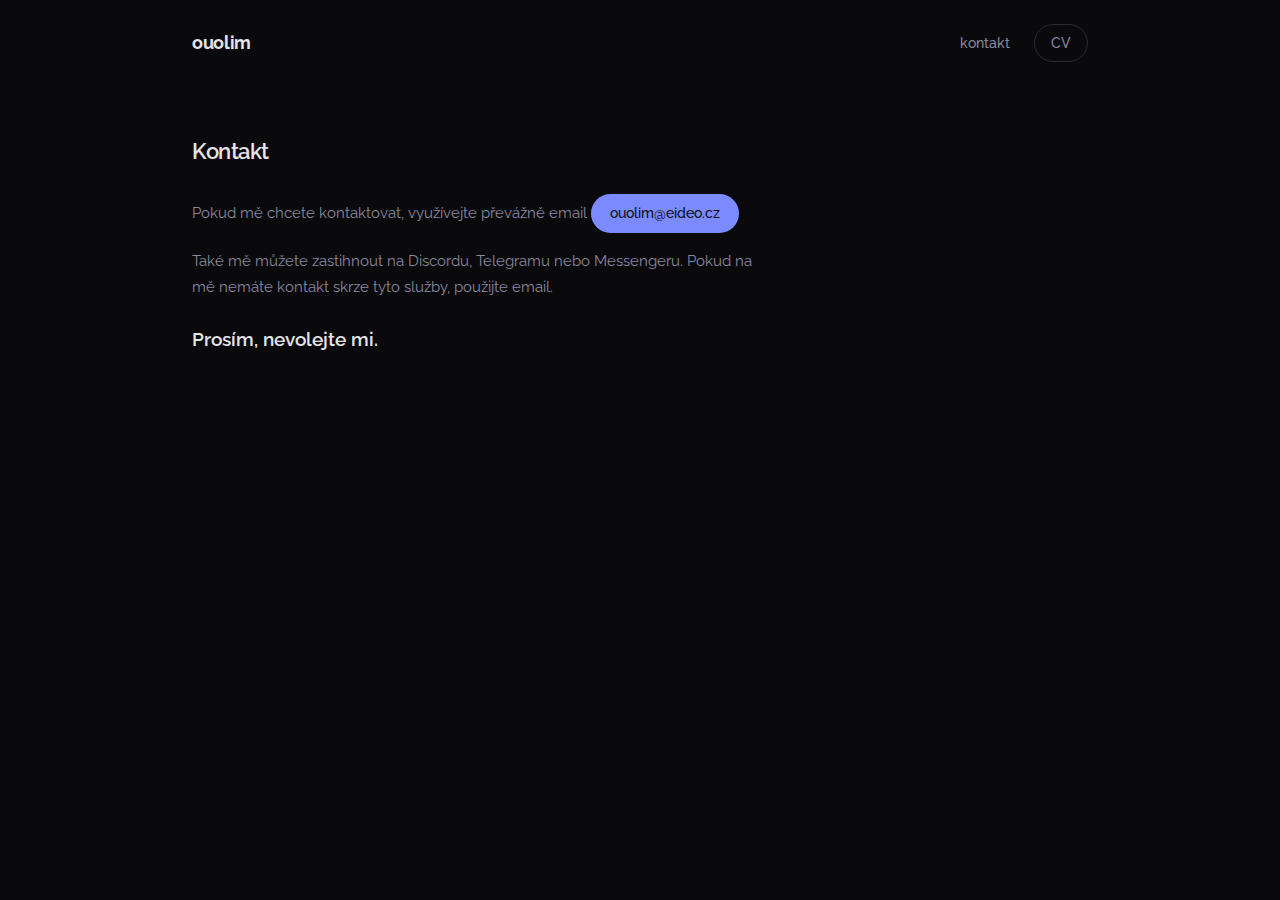
<file: src/pages/contacts.html>
<!DOCTYPE html>
<html lang="en">
<head>
    <meta charset="UTF-8">
    <meta name="viewport" content="width=device-width, initial-scale=1.0">
    <title>Kontakty</title>
    <link rel="stylesheet" href="/assets/style.css">
</head>

<body>
    <nav class="nav">
        <a href="/" class="nav__logo">ouolim</a>
        <div class="nav__links">
            <a href="/pages/contacts.html">kontakt</a>
            <a href="/static/cv.pdf" class="nav__btn">CV</a>
        </div>
    </nav>

    <main>
        <section class="page">
            <h1 class="section__title">Kontakt</h1>
            <div class="page__body">
                <p>Pokud mě chcete kontaktovat, využívejte převážně email
                    <a href="mailto:ouolim@eideo.cz" class="pill">ouolim@eideo.cz</a>
                </p>
                <p>Také mě můžete zastihnout na Discordu, Telegramu nebo Messengeru.
                   Pokud na mě nemáte kontakt skrze tyto služby, použijte email.</p>
                <h2>Prosím, nevolejte mi.</h2>
            </div>
        </section>
    </main>
</body>
</html>
</file>
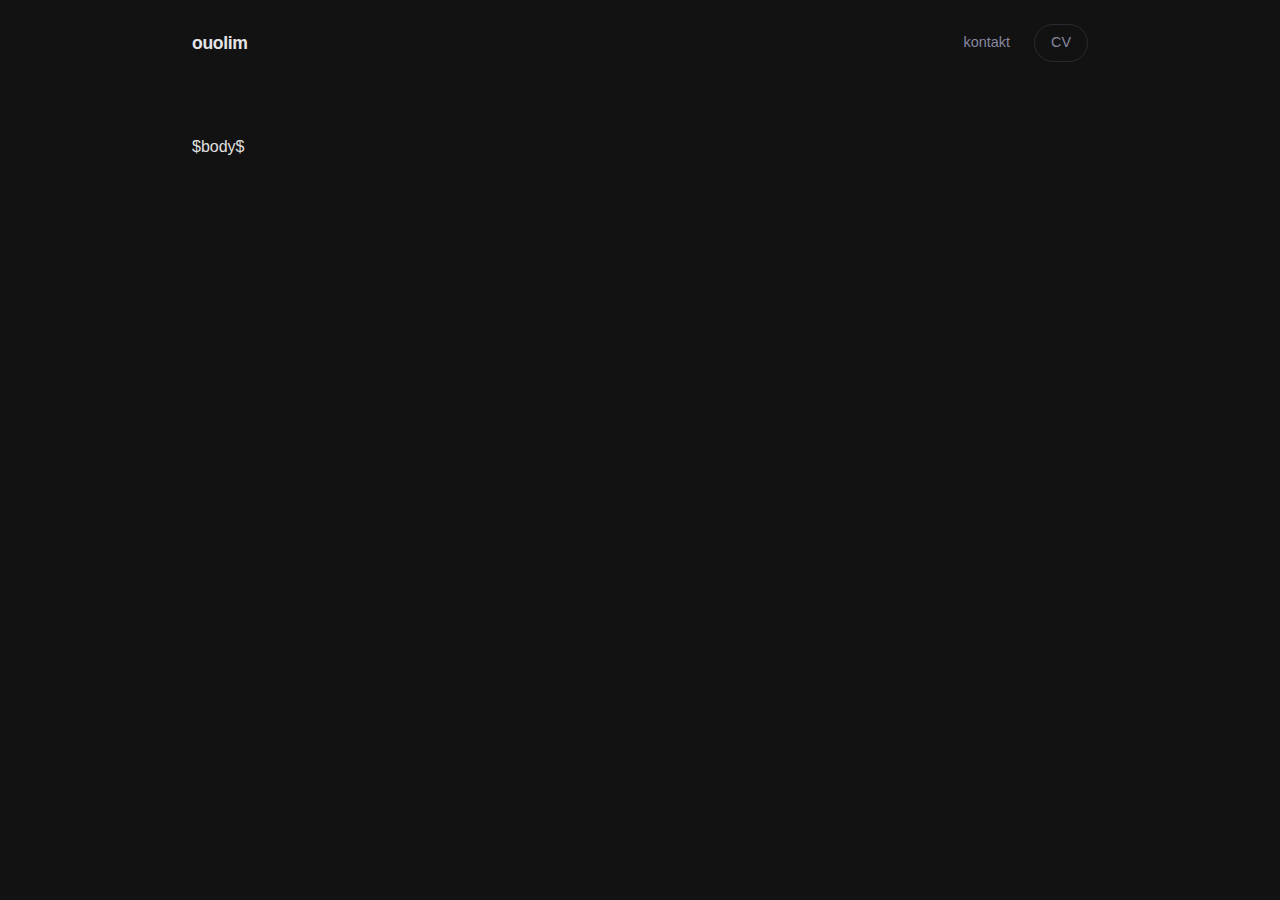
<file: src/templates/template.html>
<!DOCTYPE html>
<html lang="en">
<head>
    <meta charset="UTF-8">
    <meta name="viewport" content="width=device-width, initial-scale=1.0">
    <title>$title$</title>
    <link rel="stylesheet" href="/assets/style.css">
    <link rel="stylesheet" href="/assets/note.css">
</head>
<body>
    <nav class="nav">
        <a href="/" class="nav__logo">ouolim</a>
        <div class="nav__links">
            <a href="/pages/contacts.html">kontakt</a>
            <a href="/static/cv.pdf" class="nav__btn">CV</a>
        </div>
    </nav>

    <main>
        <article class="page">
            $body$
        </article>
    </main>
</body>
</html>
</file>
<file: assets/global.css>
:root {
    --text: #f1f3f4;
    --background: #101214;
    --primary: #8f9ca3;
    --secondary: #1c2022;
    --accent: #788891;
}

/* @font-face {
    font-family: myFirstFont;
    src: url(../static/Raleway-VariableFont_wght.ttf);
}*/

* {
  /*  font-family: myFirstFont, "Fira Sans Light", sans-serif;
    */
line-height: 1.4;
    padding: 0;
    margin: 0;
    color: var(--text);
    list-style-type: none;

}

body {
    background-color: var(--background);
    margin: 0 auto;
}
</file>
<file: assets/header.css>
header{
    background-color: var(--background) ;
}
.header__container {
    height: inherit;
    width: 80%;

    padding: 0.5em 0.5em;
    margin: 0 auto;
    display:flex;
    justify-content: space-evenly;
    box-sizing: border-box;
    border: 0;
}
.header__about{
    box-sizing: border-box;
    background-color: var(--secondary);
    padding: 1em;
    margin: 0 1em;
    text-align: center;
    border: 2px solid var(--accent);
    font-size: 1.3em;
}

.header__image{
    height: 20em;
    width: 20em;
    margin: auto 0;
}

.header__about a{
    text-decoration: none;
}
@media all and (max-width: 1200px) {
    .header__container{
        width: 100%;
        flex-direction: column;
        align-content: center;
    }
    .header__image{
        margin: 1em auto;
    }

    .header__about{
        width: 100%;
        margin:0;
    }
}
</file>
<file: assets/navigation.css>
nav{
    height: inherit;
    width: 100%;
}

.nav__container{
    display:flex;
    height: inherit;
    background-color: var(--secondary);
    justify-content: space-evenly;
    list-style-type: none;
    box-sizing: border-box;
}

.nav_item{
    justify-content: space-evenly;
    margin: 0.5em;
    height: 1.5em;
    padding: 0.5em;
    text-align: center;
    vertical-align: middle;
    background: var(--primary);
}
.nav_item, a{
    text-decoration: none;
}

.nav_item:hover{
    background-color: var(--accent);
}
</file>
<file: assets/content.css>
.body__content{
    height: inherit;
    width: 80%;
    border: 2px solid var(--secondary);
    margin: 1em auto;
    padding: 1em;
}
.body__content__item{
    margin: 1em 0;
}

ul{
    list-style: none;
    padding-left: 1em;
}
.body__content + .gifts li{
    padding-left: 1em;
}
.body__content li::before{
    content: "• ";
    color: var(--accent);
}
</file>
<file: assets/style.css>
/* ── Font ── */
@font-face {
    font-family: 'Raleway';
    src: url('/assets/fonts/Raleway-VariableFont_wght.ttf') format('truetype');
    font-weight: 100 900;
    font-display: swap;
}

/* ── Reset & Base ── */
*, *::before, *::after {
    margin: 0;
    padding: 0;
    box-sizing: border-box;
}

:root {
    --bg: #0a0a0c;
    --surface: #141418;
    --surface-hover: #1c1c22;
    --border: #2a2a32;
    --text: #e4e4e8;
    --text-muted: #8888a0;
    --accent: #7c8aff;
    --accent-dim: rgba(124, 138, 255, 0.12);
    --radius: 12px;
}

html {
    font-size: 16px;
    scroll-behavior: smooth;
}

body {
    font-family: 'Raleway', system-ui, -apple-system, sans-serif;
    background: var(--bg);
    color: var(--text);
    line-height: 1.6;
    min-height: 100vh;
    -webkit-font-smoothing: antialiased;
}

/* ── Nav ── */
.nav {
    display: flex;
    justify-content: space-between;
    align-items: center;
    padding: 1.5rem 2rem;
    max-width: 960px;
    margin: 0 auto;
}

.nav__logo {
    font-weight: 700;
    font-size: 1.1rem;
    color: var(--text);
    text-decoration: none;
    letter-spacing: -0.02em;
}

.nav__links {
    display: flex;
    align-items: center;
    gap: 1.5rem;
}

.nav__links a {
    color: var(--text-muted);
    text-decoration: none;
    font-size: 0.9rem;
    font-weight: 500;
    transition: color 0.2s;
}

.nav__links a:hover {
    color: var(--text);
}

.nav__btn {
    padding: 0.4rem 1rem;
    border: 1px solid var(--border);
    border-radius: 99px;
    transition: background 0.2s, border-color 0.2s;
}

.nav__btn:hover {
    background: var(--surface);
    border-color: var(--text-muted);
}

/* ── Main ── */
main {
    max-width: 960px;
    margin: 0 auto;
    padding: 0 2rem 4rem;
}

/* ── Hero ── */
.hero {
    display: flex;
    align-items: center;
    gap: 3rem;
    padding: 4rem 0 5rem;
}

.hero__visual {
    position: relative;
    flex-shrink: 0;
}

.hero__glow {
    position: absolute;
    inset: -20%;
    background: radial-gradient(circle, var(--accent-dim) 0%, transparent 70%);
    border-radius: 50%;
    z-index: 0;
}

.hero__avatar {
    position: relative;
    width: 180px;
    height: 180px;
    border-radius: 50%;
    object-fit: cover;
    border: 2px solid var(--border);
    z-index: 1;
}

.hero__text h1 {
    font-size: 2.4rem;
    font-weight: 700;
    letter-spacing: -0.03em;
    line-height: 1.2;
}

.hero__tagline {
    color: var(--text-muted);
    font-size: 1rem;
    margin-top: 0.4rem;
    font-weight: 400;
}

.hero__bio {
    margin-top: 1.2rem;
    max-width: 480px;
    color: var(--text-muted);
    font-size: 0.95rem;
    line-height: 1.7;
}

.hero__links {
    display: flex;
    gap: 0.75rem;
    margin-top: 1.5rem;
    flex-wrap: wrap;
}

/* ── Pills ── */
.pill {
    display: inline-block;
    padding: 0.5rem 1.2rem;
    border-radius: 99px;
    font-size: 0.85rem;
    font-weight: 500;
    text-decoration: none;
    background: var(--accent);
    color: #0a0a0c !important;
    transition: opacity 0.2s;
}

.pill:hover {
    opacity: 0.85;
}

.pill--ghost {
    background: transparent;
    color: var(--text-muted);
    border: 1px solid var(--border);
}

.pill--ghost:hover {
    opacity: 1;
    color: var(--text);
    border-color: var(--text-muted);
}

/* ── Sections ── */
.section__title {
    font-size: 1.4rem;
    font-weight: 600;
    letter-spacing: -0.02em;
}

.section__desc {
    color: var(--text-muted);
    font-size: 0.9rem;
    margin-top: 0.5rem;
    max-width: 560px;
}

/* ── Card Grid ── */
.card-grid {
    display: grid;
    grid-template-columns: repeat(auto-fill, minmax(260px, 1fr));
    gap: 1rem;
    margin-top: 1.5rem;
}

.card {
    display: block;
    background: var(--surface);
    border: 1px solid var(--border);
    border-radius: var(--radius);
    padding: 1.5rem;
    text-decoration: none;
    transition: background 0.2s, border-color 0.2s, transform 0.2s;
}

.card:hover {
    background: var(--surface-hover);
    border-color: var(--accent);
    transform: translateY(-2px);
}

.card__icon {
    display: inline-block;
    font-size: 1.6rem;
    margin-bottom: 0.75rem;
    color: var(--accent);
}

.card h3 {
    font-size: 1.05rem;
    font-weight: 600;
    color: var(--text);
    margin-bottom: 0.3rem;
}

.card p {
    font-size: 0.85rem;
    color: var(--text-muted);
}

/* ── Page (contacts, notes) ── */
.page {
    padding: 3rem 0;
}

.page h1 {
    margin-bottom: 1.5rem;
}

.page__body {
    max-width: 560px;
}

.page__body p {
    color: var(--text-muted);
    font-size: 0.95rem;
    margin-bottom: 1rem;
    line-height: 1.7;
}

.page__body h2 {
    font-size: 1.2rem;
    font-weight: 600;
    margin-top: 1.5rem;
    color: var(--text);
}

.page__body a {
    color: var(--accent);
}

/* ── Footer ── */
footer {
    max-width: 960px;
    margin: 0 auto;
    padding: 2rem;
    border-top: 1px solid var(--border);
}

footer p {
    color: var(--text-muted);
    font-size: 0.8rem;
}

/* ── Responsive ── */
@media (max-width: 700px) {
    .nav {
        padding: 1rem 1.25rem;
    }

    main {
        padding: 0 1.25rem 3rem;
    }

    .hero {
        flex-direction: column;
        text-align: center;
        gap: 2rem;
        padding: 3rem 0 4rem;
    }

    .hero__avatar {
        width: 140px;
        height: 140px;
    }

    .hero__text h1 {
        font-size: 1.8rem;
    }

    .hero__bio {
        max-width: 100%;
    }

    .hero__links {
        justify-content: center;
    }

    .card-grid {
        grid-template-columns: 1fr;
    }
}
</file>
<file: assets/note.css>
/* General Styles */
body {
    background-color: #121212;
    color: #e0e0e0;
    font-family: "Inter", sans-serif;
    line-height: 1.6;
}

a {
    color: #80c4ff;
    text-decoration: none;
}

a:hover {
    text-decoration: underline;
}

/* Styling for Pandoc macros */
.definition, .theorem, .warning, .proof, .example, .exercise {
    border-radius: 10px;
    padding: 15px;
    margin: 15px 0;
    box-shadow: 0 4px 10px rgba(0, 0, 0, 0.2);
    border-left: 5px solid;
}

/* Definitions */
.definition {
    background-color: #1e1e2e;
    border-color: #89b4fa;
}

/* Theorems */
.theorem {
    background-color: #1b292f;
    border-color: #94e2d5;
    font-weight: bold;
}

/* Warnings (Paradoxes, Important Notes) */
.warning {
    background-color: #2b1e1e;
    border-color: #f38ba8;
    font-weight: bold;
}

/* Proofs */
.proof {
    background-color: #201e2b;
    border-color: #cba6f7;
    font-style: italic;
}

/* Examples */
.example {
    background-color: #2e251b;
    border-color: #fab387;
}

/* Exercises */
.exercise {
    background-color: #2e1b1b;
    border-color: #f7768e;
    font-weight: bold;
}

/* Code Blocks */
pre {
    background-color: #1e1e1e;
    padding: 10px;
    border-radius: 8px;
    overflow-x: auto;
}

.inline-math {
    background-color: #2b2b2b;
    padding: 2px 5px;
    border-radius: 4px;
    color: #e0e0e0;
    font-size: 1.05em;
}

table {
    width: 100%;
    border-collapse: collapse;
    background-color: #1e1e1e;
}

th, td {
    padding: 10px;
    border: 1px solid #444;
}

th {
    background-color: #2b2b2b;
}
</file>
